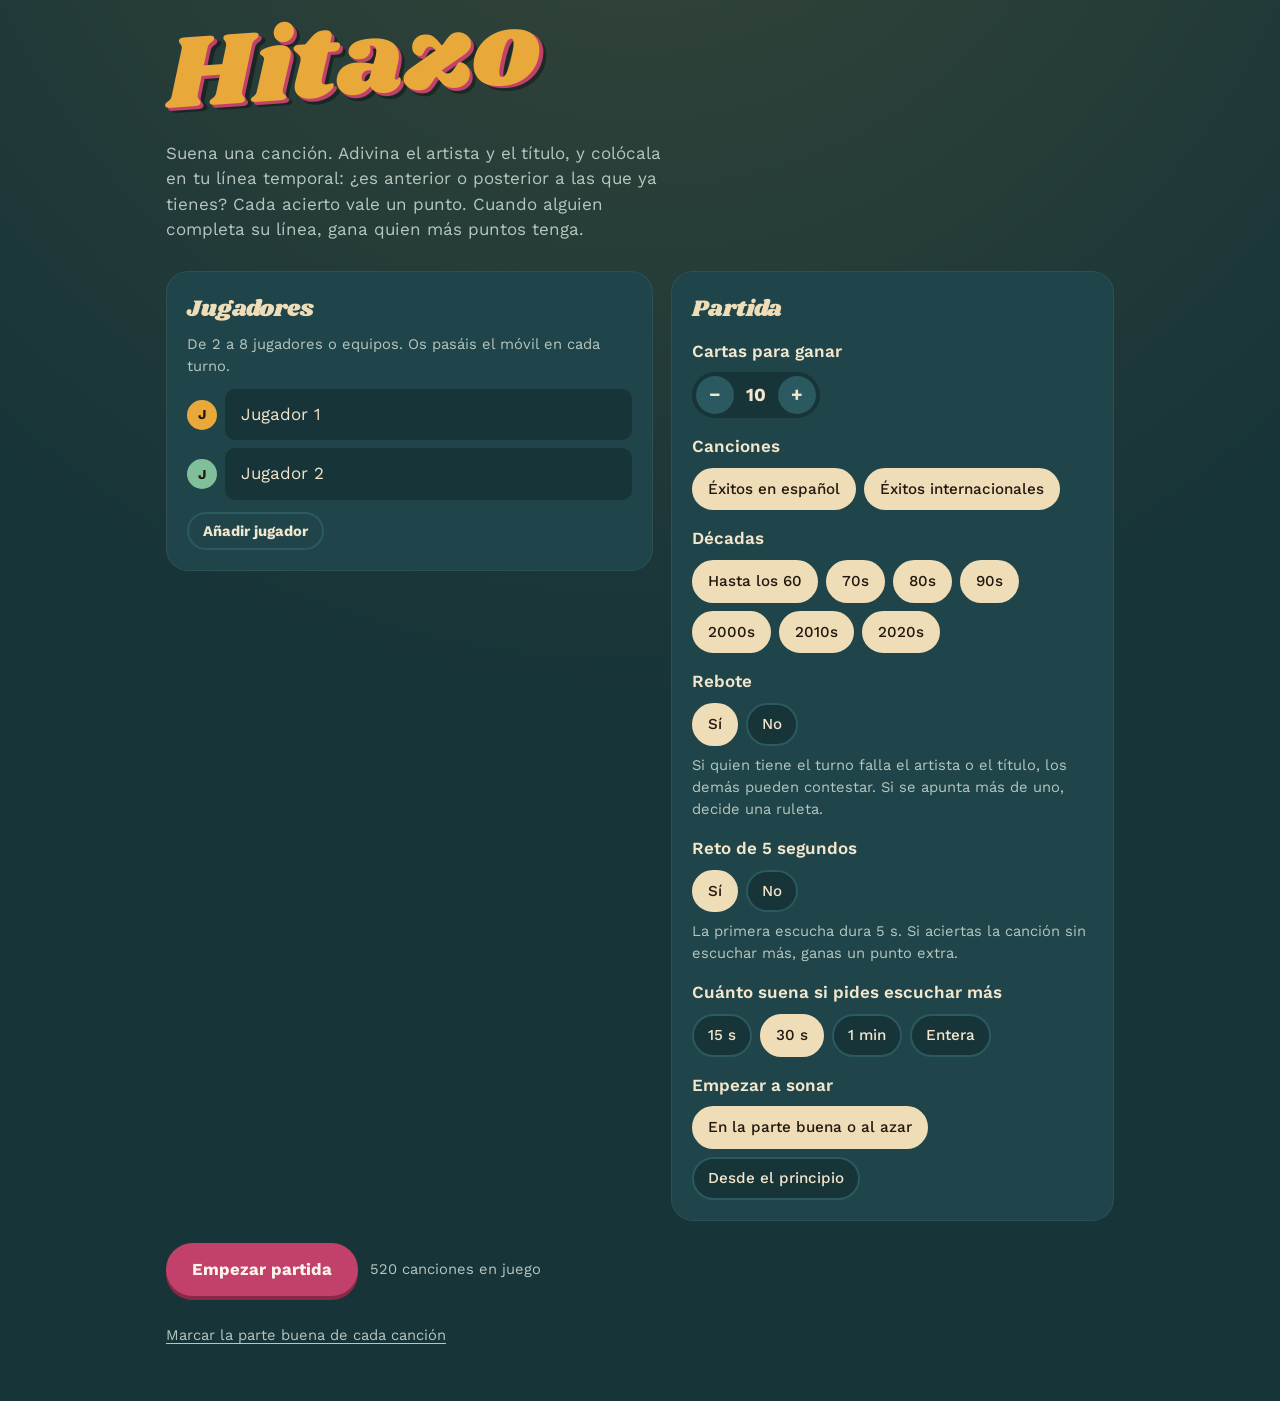
<file: index.html>
<!doctype html>
<html lang="es">
<head>
<meta charset="utf-8">
<meta name="viewport" content="width=device-width, initial-scale=1, viewport-fit=cover">
<title>Hitazo</title>
<meta name="description" content="Escucha la canción y colócala en tu línea temporal. Gana quien antes complete su colección.">
<meta name="theme-color" content="#173438">
<link rel="icon" href="data:image/svg+xml,%3Csvg xmlns='http://www.w3.org/2000/svg' viewBox='0 0 64 64'%3E%3Ccircle cx='32' cy='32' r='30' fill='%23111'/%3E%3Ccircle cx='32' cy='32' r='11' fill='%23E9A93A'/%3E%3Ccircle cx='32' cy='32' r='2.5' fill='%23111'/%3E%3C/svg%3E">
<link rel="preconnect" href="https://fonts.googleapis.com">
<link rel="preconnect" href="https://fonts.gstatic.com" crossorigin>
<link href="https://fonts.googleapis.com/css2?family=Shrikhand&family=Work+Sans:wght@400;500;600;700&display=swap" rel="stylesheet">
<link rel="stylesheet" href="style.css">
</head>
<body>
<main id="app" aria-live="polite"></main>
<div id="toast" role="status"></div>
<!-- Reproductor de YouTube: solo se usa el audio -->
<div id="unlock-note">Tu móvil necesita un toque para activar el sonido. Toca el botón del recuadro amarillo.</div>
<div id="yt-wrap" aria-hidden="true"><div id="yt"></div></div>
<script src="app.js"></script>
<script src="https://www.youtube.com/iframe_api"></script>
</body>
</html>
</file>
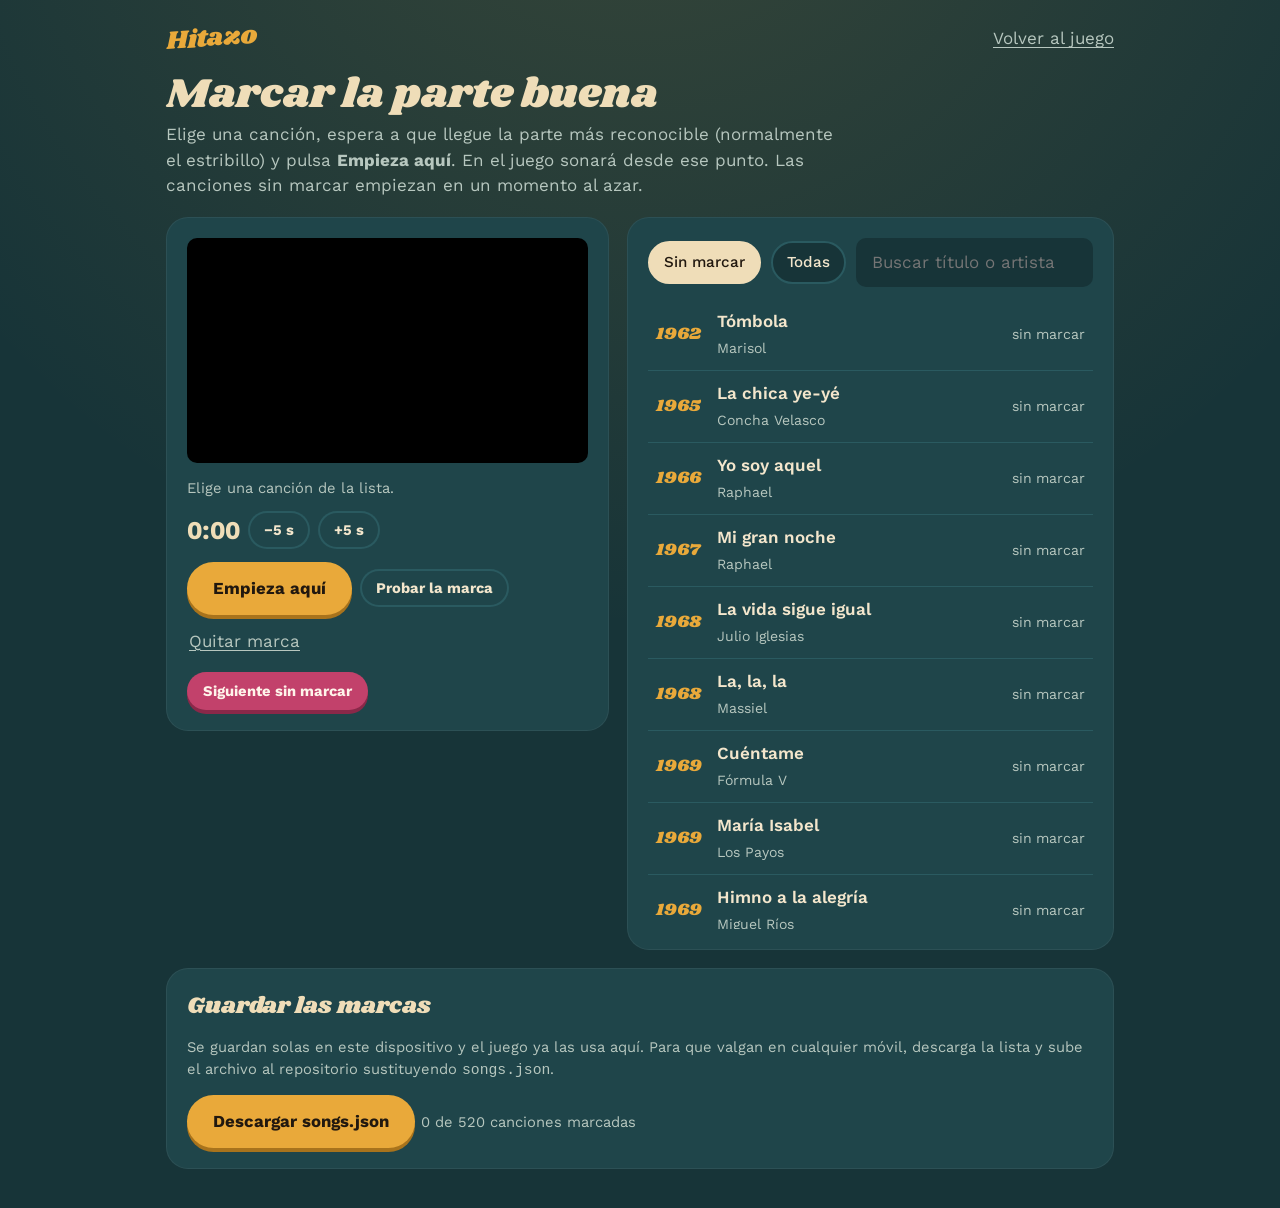
<file: editor.html>
<!doctype html>
<html lang="es">
<head>
<meta charset="utf-8">
<meta name="viewport" content="width=device-width, initial-scale=1, viewport-fit=cover">
<title>Hitazo · Marcar momentos</title>
<meta name="theme-color" content="#173438">
<link rel="icon" href="data:image/svg+xml,%3Csvg xmlns='http://www.w3.org/2000/svg' viewBox='0 0 64 64'%3E%3Ccircle cx='32' cy='32' r='30' fill='%23111'/%3E%3Ccircle cx='32' cy='32' r='11' fill='%23E9A93A'/%3E%3Ccircle cx='32' cy='32' r='2.5' fill='%23111'/%3E%3C/svg%3E">
<link rel="preconnect" href="https://fonts.googleapis.com">
<link rel="preconnect" href="https://fonts.gstatic.com" crossorigin>
<link href="https://fonts.googleapis.com/css2?family=Shrikhand&family=Work+Sans:wght@400;500;600;700&display=swap" rel="stylesheet">
<link rel="stylesheet" href="style.css">
</head>
<body>
<main id="app">
  <div class="topbar">
    <a class="mini-logo" href="./" style="text-decoration:none">Hitazo</a>
    <a class="back-link" href="./">Volver al juego</a>
  </div>
  <h1 class="turn-title">Marcar la parte buena</h1>
  <p class="turn-sub" style="max-width:62ch">Elige una canción, espera a que llegue la parte más reconocible (normalmente el estribillo) y pulsa <b>Empieza aquí</b>. En el juego sonará desde ese punto. Las canciones sin marcar empiezan en un momento al azar.</p>

  <div class="editor">
    <section class="panel now">
      <div class="video"><div id="yt"></div></div>
      <div id="now-info" style="margin-top:14px"></div>
      <div class="row">
        <span class="clock" id="clock">0:00</span>
        <button class="btn small ghost" data-act="back">−5 s</button>
        <button class="btn small ghost" data-act="fwd">+5 s</button>
      </div>
      <div class="row">
        <button class="btn" data-act="mark">Empieza aquí</button>
        <button class="btn ghost small" data-act="test">Probar la marca</button>
        <button class="link" data-act="clear">Quitar marca</button>
      </div>
      <div class="row">
        <button class="btn berry small" data-act="next">Siguiente sin marcar</button>
      </div>
    </section>

    <section class="panel">
      <div class="filters">
        <label class="chip"><input type="radio" name="f" value="todo" checked><span>Sin marcar</span></label>
        <label class="chip"><input type="radio" name="f" value="all"><span>Todas</span></label>
        <input type="search" id="q" placeholder="Buscar título o artista" aria-label="Buscar canción">
      </div>
      <ul class="song-list" id="list"></ul>
    </section>
  </div>

  <section class="panel" style="margin-top:18px">
    <h2>Guardar las marcas</h2>
    <p class="hint" style="margin:0 0 14px">Se guardan solas en este dispositivo y el juego ya las usa aquí. Para que valgan en cualquier móvil, descarga la lista y sube el archivo al repositorio sustituyendo <code>songs.json</code>.</p>
    <div class="row" style="margin-top:0">
      <button class="btn" data-act="download">Descargar songs.json</button>
      <span class="pool-count" id="count"></span>
    </div>
  </section>
</main>
<div id="toast" role="status"></div>

<script>
'use strict';
const KEY = 'hitazo-momentos';
let SONGS = [], moments = {}, cur = null, player = null, ready = false, filter = 'todo', query = '';
const $ = id => document.getElementById(id);
const esc = s => String(s).replace(/[&<>"']/g, c => ({ '&': '&amp;', '<': '&lt;', '>': '&gt;', '"': '&quot;', "'": '&#39;' }[c]));
const fmt = s => `${Math.floor(s / 60)}:${String(Math.floor(s % 60)).padStart(2, '0')}`;
const norm = s => s.toLowerCase().normalize('NFD').replace(/[̀-ͯ]/g, '');

try { moments = JSON.parse(localStorage.getItem(KEY)) || {}; } catch {}
function save() { try { localStorage.setItem(KEY, JSON.stringify(moments)); } catch {} renderList(); }
const markOf = s => (s.v in moments ? moments[s.v] : s.s) ?? null;

function toast(msg) {
  const el = $('toast'); el.textContent = msg; el.classList.add('show');
  clearTimeout(toast.t); toast.t = setTimeout(() => el.classList.remove('show'), 2600);
}

function renderList() {
  const items = SONGS.filter(s => (filter === 'all' || markOf(s) == null) &&
    (!query || norm(s.t + ' ' + s.a).includes(query)));
  $('list').innerHTML = items.map(s => {
    const m = markOf(s);
    return `<li><button data-v="${s.v}" class="${cur === s ? 'current' : ''}">
      <span class="y">${s.y}</span>
      <span class="meta"><b>${esc(s.t)}</b><span>${esc(s.a)}</span></span>
      <span class="mark ${m == null ? 'none' : ''}">${m == null ? 'sin marcar' : fmt(m)}</span>
    </button></li>`;
  }).join('') || '<li style="padding:12px 4px;color:var(--muted)">No hay canciones con este filtro.</li>';
  const done = SONGS.filter(s => markOf(s) != null).length;
  $('count').textContent = `${done} de ${SONGS.length} canciones marcadas`;
}
function renderNow() {
  if (!cur) { $('now-info').innerHTML = '<p class="hint" style="margin:0">Elige una canción de la lista.</p>'; return; }
  const m = markOf(cur);
  $('now-info').innerHTML = `<div style="font-weight:700;font-size:1.1rem">${esc(cur.t)}</div>
    <div style="color:var(--muted)">${esc(cur.a)} · ${cur.y} · ${m == null ? 'sin marcar' : 'marca en ' + fmt(m)}</div>`;
}
function pick(s, autoplay = true) {
  cur = s; renderNow(); renderList();
  if (ready) autoplay ? player.loadVideoById({ videoId: s.v, startSeconds: markOf(s) ?? 0 }) : player.cueVideoById(s.v);
}

document.addEventListener('click', e => {
  const b = e.target.closest('button'); if (!b) return;
  if (b.dataset.v) return pick(SONGS.find(s => s.v === b.dataset.v));
  const act = b.dataset.act;
  if (act === 'download') return download();
  if (act === 'next') {
    const i = cur ? SONGS.indexOf(cur) : -1;
    const n = SONGS.slice(i + 1).concat(SONGS.slice(0, i + 1)).find(s => markOf(s) == null && s !== cur);
    return n ? pick(n) : toast('Ya están todas marcadas.');
  }
  if (!cur || !ready) return toast('Elige primero una canción.');
  const t = player.getCurrentTime() || 0;
  if (act === 'back') player.seekTo(Math.max(0, t - 5), true);
  if (act === 'fwd') player.seekTo(t + 5, true);
  if (act === 'mark') { moments[cur.v] = Math.max(0, Math.floor(t)); save(); renderNow(); toast(`Marcada en ${fmt(moments[cur.v])}`); }
  if (act === 'clear') { delete moments[cur.v]; if (cur.s != null) moments[cur.v] = null; save(); renderNow(); }
  if (act === 'test') { const m = markOf(cur); if (m == null) return toast('Esta canción aún no tiene marca.'); player.seekTo(m, true); player.playVideo(); }
});
document.addEventListener('change', e => { if (e.target.name === 'f') { filter = e.target.value; renderList(); } });
$('q').addEventListener('input', e => { query = norm(e.target.value.trim()); renderList(); });

function download() {
  const out = SONGS.map(({ t, a, y, l, v, d, s }) => {
    const m = v in moments ? moments[v] : s;
    const o = { t, a, y, l, v, d };
    if (m != null) o.s = m;
    return o;
  });
  const json = '[\n' + out.map(o => JSON.stringify(o)).join(',\n') + '\n]\n';
  const url = URL.createObjectURL(new Blob([json], { type: 'application/json' }));
  const a = Object.assign(document.createElement('a'), { href: url, download: 'songs.json' });
  document.body.append(a); a.click(); a.remove(); URL.revokeObjectURL(url);
}

setInterval(() => { if (ready && cur) $('clock').textContent = fmt(player.getCurrentTime() || 0); }, 250);

window.onYouTubeIframeAPIReady = () => {
  player = new YT.Player('yt', {
    host: 'https://www.youtube-nocookie.com',
    playerVars: { playsinline: 1, rel: 0 },
    events: { onReady: () => { ready = true; if (cur) pick(cur, false); } },
  });
};

fetch('songs.json').then(r => r.json()).then(d => { SONGS = d; renderList(); renderNow(); });
</script>
<script src="https://www.youtube.com/iframe_api"></script>
</body>
</html>
</file>
<file: style.css>
:root {
  --petrol: #173438;
  --petrol-2: #1f454a;
  --petrol-3: #2a5a60;
  --paper: #efddb8;
  --paper-2: #e4cc9c;
  --mustard: #e9a93a;
  --berry: #c2416b;
  --mint: #7fbf9a;
  --ink: #21180f;
  --text: #f3e6cc;
  --muted: #b7c7bf;
  --vinyl: #141414;
  --radius-lg: 22px;
  --radius-sm: 10px;
  --display: "Shrikhand", Georgia, serif;
  --body: "Work Sans", system-ui, sans-serif;
}

* { box-sizing: border-box; }
html, body { margin: 0; }
body {
  min-height: 100dvh;
  /* Fondo sencillo: los patrones finos a toda página cuestan mucho de pintar en el móvil */
  background: radial-gradient(circle at 50% -20%, rgba(233, 169, 58, .16), transparent 55%) no-repeat, var(--petrol);
  color: var(--text);
  font: 400 17px/1.5 var(--body);
  -webkit-font-smoothing: antialiased;
}
button, input, select { font: inherit; color: inherit; }
button { cursor: pointer; }
:focus-visible { outline: 3px solid var(--mustard); outline-offset: 3px; }

#app {
  max-width: 980px;
  margin: 0 auto;
  padding: max(20px, env(safe-area-inset-top)) 16px calc(40px + env(safe-area-inset-bottom));
}

/* Reproductor oculto */
#yt-wrap {
  position: fixed; left: -9999px; top: 0;
  width: 200px; height: 200px; overflow: hidden; pointer-events: none;
}
#yt-wrap iframe { position: absolute; left: 0; top: 0; width: 200px; height: 200px; border: 0; }
#unlock-note { display: none; }

/* Plan B en móvil: se muestra SOLO el botón de play de YouTube (en gris y recortado),
   sin miniatura ni título que den pistas. Al tocarlo se vuelve invisible al instante. */
body.needs-tap::before {
  content: ""; position: fixed; inset: 0; background: rgba(10, 22, 24, .92); z-index: 19;
}
body.needs-tap #yt-wrap {
  left: 50%; top: 50%; transform: translate(-50%, -50%);
  width: 64px; height: 44px; border-radius: 12px;
  pointer-events: auto; z-index: 20;
  filter: grayscale(1) contrast(1.4);
  box-shadow: 0 0 0 6px var(--mustard), 0 12px 40px rgba(0,0,0,.5);
}
/* reproductor de 480x270: su botón de play está en el centro (240, 135) */
body.needs-tap #yt-wrap iframe { width: 480px; height: 270px; left: -208px; top: -113px; }
body.needs-tap.tapped #yt-wrap { opacity: 0; }
body.needs-tap.tapped::after {
  content: "Cargando…"; position: fixed; z-index: 21; left: 50%; top: 50%; transform: translate(-50%, -50%);
  color: var(--paper); font-weight: 600;
}
body.needs-tap #unlock-note {
  display: block; position: fixed; z-index: 20;
  left: 50%; top: calc(50% + 56px); transform: translateX(-50%);
  width: min(320px, calc(100% - 32px)); text-align: center;
  color: var(--paper); font-weight: 600;
}

/* Botones */
.btn {
  border: 0; border-radius: 999px;
  padding: 14px 26px;
  font-weight: 700; font-size: 1.05rem;
  background: var(--mustard); color: var(--ink);
  box-shadow: 0 4px 0 #a8731c;
  transition: transform .08s, box-shadow .08s;
}
.btn:active { transform: translateY(3px); box-shadow: 0 1px 0 #a8731c; }
.btn:disabled { opacity: .45; cursor: not-allowed; }
.btn.berry { background: var(--berry); color: #fff4ea; box-shadow: 0 4px 0 #8a2849; }
.btn.berry:active { box-shadow: 0 1px 0 #8a2849; }
.btn.ghost {
  background: transparent; color: var(--text);
  box-shadow: inset 0 0 0 2px var(--petrol-3);
}
.btn.ghost:active { transform: none; background: var(--petrol-2); }
.btn.small { padding: 8px 16px; font-size: .92rem; }
.btn small { font-weight: 500; font-size: .8em; opacity: .8; }
.link {
  background: none; border: 0; padding: 6px 2px;
  color: var(--muted); text-decoration: underline; text-underline-offset: 3px;
}

/* ---------- Portada / configuración ---------- */
.logo {
  font-family: var(--display);
  font-weight: 400;
  font-size: clamp(3.4rem, 15vw, 6.5rem);
  line-height: .95;
  margin: 8px 0 4px;
  color: var(--mustard);
  text-shadow: 3px 3px 0 var(--berry), 6px 6px 0 rgba(0,0,0,.35);
  transform: rotate(-4deg);
  transform-origin: left center;
}
.tagline { margin: 14px 0 28px; color: var(--muted); max-width: 46ch; }

.setup { display: grid; gap: 18px; grid-template-columns: 1fr; }
@media (min-width: 760px) { .setup { grid-template-columns: 1.1fr 1fr; align-items: start; } }

.panel {
  background: var(--petrol-2);
  border-radius: var(--radius-lg);
  padding: 20px;
  border: 1px solid rgba(255,255,255,.06);
}
.panel h2 {
  font-family: var(--display); font-weight: 400;
  font-size: 1.45rem; margin: 0 0 12px; color: var(--paper);
}
.panel p.hint { margin: -6px 0 12px; color: var(--muted); font-size: .92rem; }

.players { list-style: none; padding: 0; margin: 0 0 12px; display: grid; gap: 8px; }
.players li { display: flex; gap: 8px; align-items: center; }
.players .dot {
  flex: none; width: 30px; height: 30px; border-radius: 50%;
  display: grid; place-items: center; font-weight: 700; font-size: .85rem; color: var(--ink);
}
.players input {
  flex: 1; min-width: 0;
  padding: 11px 14px; border-radius: var(--radius-sm);
  border: 2px solid transparent; background: var(--petrol); color: var(--text);
}
.players input:focus { border-color: var(--mustard); outline: none; }
.icon-btn {
  flex: none; width: 40px; height: 40px; border-radius: 50%;
  border: 0; background: transparent; color: var(--muted); font-size: 1.3rem;
}
.icon-btn:hover { background: var(--petrol); color: var(--text); }

.field { margin-bottom: 16px; }
.field:last-child { margin-bottom: 0; }
.field > .label { display: block; font-weight: 600; margin-bottom: 8px; }

.stepper { display: inline-flex; align-items: center; gap: 4px; background: var(--petrol); border-radius: 999px; padding: 4px; }
.stepper button { width: 38px; height: 38px; border: 0; border-radius: 50%; background: var(--petrol-3); font-size: 1.2rem; font-weight: 700; }
.stepper output { min-width: 3ch; text-align: center; font-weight: 700; font-size: 1.15rem; }

.chips { display: flex; flex-wrap: wrap; gap: 8px; }
.chip { position: relative; }
.chip input { position: absolute; opacity: 0; pointer-events: none; }
.chip span {
  display: inline-block; padding: 8px 14px; border-radius: 999px;
  background: var(--petrol); border: 2px solid var(--petrol-3);
  font-weight: 500; font-size: .95rem; user-select: none;
}
.chip input:checked + span { background: var(--paper); color: var(--ink); border-color: var(--paper); }
.chip input:focus-visible + span { outline: 3px solid var(--mustard); outline-offset: 2px; }

.start-row { margin-top: 22px; display: flex; flex-wrap: wrap; gap: 12px; align-items: center; }
.pool-count { color: var(--muted); font-size: .92rem; }
.editor-link { margin-top: 28px; font-size: .92rem; }
.editor-link a, .back-link { color: var(--muted); text-underline-offset: 3px; }

/* ---------- Editor de momentos ---------- */
.editor { display: grid; gap: 18px; grid-template-columns: 1fr; }
@media (min-width: 820px) { .editor { grid-template-columns: 1fr 1.1fr; align-items: start; } .editor .now { position: sticky; top: 16px; } }
.editor .video { aspect-ratio: 16 / 9; width: 100%; border-radius: var(--radius-sm); overflow: hidden; background: #000; }
.editor .video iframe, .editor .video > div { width: 100%; height: 100%; }
.editor .clock { font-variant-numeric: tabular-nums; font-size: 1.6rem; font-weight: 700; color: var(--paper); }
.editor .row { display: flex; flex-wrap: wrap; gap: 8px; align-items: center; margin-top: 12px; }
.editor .filters { display: flex; flex-wrap: wrap; gap: 10px; align-items: center; margin-bottom: 12px; }
.editor input[type=search] {
  flex: 1; min-width: 160px; padding: 10px 14px; border-radius: var(--radius-sm);
  border: 2px solid transparent; background: var(--petrol); color: var(--text);
}
.song-list { list-style: none; margin: 0; padding: 0; max-height: 70vh; overflow-y: auto; }
.song-list button {
  width: 100%; text-align: left; display: grid; grid-template-columns: 3.2rem 1fr auto; gap: 10px; align-items: center;
  padding: 10px 8px; border: 0; border-bottom: 1px solid var(--petrol-3); background: transparent;
}
.song-list button:hover, .song-list button.current { background: var(--petrol); }
.song-list .y { font-family: var(--display); color: var(--mustard); }
.song-list .meta { min-width: 0; }
.song-list .meta b { display: block; font-weight: 600; overflow: hidden; text-overflow: ellipsis; white-space: nowrap; }
.song-list .meta span { color: var(--muted); font-size: .88rem; }
.song-list .mark { font-variant-numeric: tabular-nums; font-size: .88rem; color: var(--mint); white-space: nowrap; }
.song-list .mark.none { color: var(--muted); }

/* ---------- Partida ---------- */
.topbar { display: flex; justify-content: space-between; align-items: center; gap: 12px; margin-bottom: 14px; }
.topbar .mini-logo { font-family: var(--display); color: var(--mustard); font-size: 1.6rem; transform: rotate(-4deg); }

.scores { display: flex; gap: 8px; overflow-x: auto; padding: 4px 2px 10px; margin-bottom: 8px; scrollbar-width: none; }
.score {
  flex: none; display: flex; align-items: center; gap: 8px;
  padding: 6px 12px 6px 6px; border-radius: 999px;
  background: var(--petrol-2); font-size: .92rem; white-space: nowrap;
  border: 2px solid transparent;
}
.score.active { border-color: var(--mustard); }
.score .dot { width: 24px; height: 24px; border-radius: 50%; display: grid; place-items: center; font-size: .75rem; font-weight: 700; color: var(--ink); }
.score b { font-variant-numeric: tabular-nums; }

.turn-title {
  font-family: var(--display); font-weight: 400;
  font-size: clamp(1.8rem, 6vw, 2.6rem); line-height: 1.1;
  margin: 8px 0 4px; color: var(--paper);
}
.turn-sub { margin: 0 0 18px; color: var(--muted); }

/* Tocadiscos */
.deck {
  display: grid; justify-items: center; gap: 16px;
  padding: 22px 16px 24px;
  background: linear-gradient(180deg, #5b3a24, #47301f);
  border-radius: var(--radius-lg);
  box-shadow: inset 0 2px 0 rgba(255,255,255,.08), 0 10px 30px rgba(0,0,0,.3);
}
.record {
  --size: min(64vw, 270px);
  width: var(--size); height: var(--size); border-radius: 50%;
  position: relative;
  background:
    radial-gradient(circle, transparent 0 34%, rgba(255,255,255,.05) 34.5% 35%, transparent 35.5%),
    repeating-radial-gradient(circle, #1b1b1b 0 1.5px, #0f0f0f 1.5px 3.5px),
    var(--vinyl);
  box-shadow: 0 8px 20px rgba(0,0,0,.5), inset 0 0 0 6px #0b0b0b;
  contain: paint; /* lo que pase dentro del disco no obliga a repintar el resto */
}
.record::after { /* brillo */
  content: ""; position: absolute; inset: 0; border-radius: 50%;
  background: conic-gradient(from 30deg, transparent 0 12%, rgba(255,255,255,.09) 16%, transparent 22% 62%, rgba(255,255,255,.07) 66%, transparent 72%);
  pointer-events: none;
}
.record .label {
  position: absolute; inset: 31%; border-radius: 50%;
  background: var(--berry);
  display: grid; place-items: center; text-align: center;
  color: #fff4ea; padding: 6%;
  box-shadow: inset 0 0 0 3px rgba(0,0,0,.15);
}
.record .label .q { font-family: var(--display); font-size: calc(var(--size) * .17); line-height: 1; }
.record .label .hole { position: absolute; width: 8%; height: 8%; border-radius: 50%; background: #0b0b0b; left: 46%; top: 46%; }
.record.revealed .label { background: var(--mustard); color: var(--ink); }
.record.revealed .label .q { font-size: calc(var(--size) * .13); }
.record.spinning .disc { animation: spin 1.8s linear infinite; }
.record .disc { position: absolute; inset: 0; border-radius: 50%; will-change: transform; } /* el giro lo hace la tarjeta gráfica */
@keyframes spin { to { transform: rotate(360deg); } }

.progress { width: min(300px, 80%); height: 6px; border-radius: 3px; background: rgba(0,0,0,.35); overflow: hidden; }
.progress i { display: block; height: 100%; width: 100%; background: var(--mustard); transform: scaleX(0); transform-origin: left center; will-change: transform; }

.controls { display: flex; flex-wrap: wrap; justify-content: center; gap: 10px; }
.reveal-info { text-align: center; color: var(--paper); }
.reveal-info .song { font-weight: 700; font-size: 1.15rem; }
.reveal-info .artist { color: var(--paper-2); }

.verdict { font-family: var(--display); font-size: 1.6rem; margin: 4px 0 0; }
.verdict.ok { color: var(--mint); }
.verdict.ko { color: #ff9d8a; }

/* Marcador */
.score b { margin-left: 2px; }
.score .cards-count { color: var(--muted); font-size: .82rem; font-variant-numeric: tabular-nums; }

/* Adivinar artista y título */
.guess {
  margin-top: 16px; padding: 16px;
  background: var(--petrol-2); border-radius: var(--radius-lg);
  display: grid; gap: 12px; grid-template-columns: 1fr;
}
@media (min-width: 640px) { .guess { grid-template-columns: 1fr 1fr; } .guess-hint { grid-column: 1 / -1; } }
.ac { position: relative; }
.ac label { display: block; font-weight: 600; margin-bottom: 6px; color: var(--paper); }
.ac input {
  width: 100%; padding: 12px 14px; font-size: 1rem;
  border-radius: var(--radius-sm); border: 2px solid transparent;
  background: var(--petrol); color: var(--text);
}
.ac input::placeholder { color: #7f9690; }
.ac input:focus { outline: none; border-color: var(--mustard); }
.suggest {
  position: absolute; left: 0; right: 0; top: calc(100% + 4px); z-index: 5;
  list-style: none; margin: 0; padding: 4px; max-height: 260px; overflow-y: auto;
  background: var(--paper); color: var(--ink); border-radius: var(--radius-sm);
  box-shadow: 0 10px 28px rgba(0,0,0,.4);
}
.suggest li { padding: 11px 12px; border-radius: 6px; cursor: pointer; }
.suggest li:hover, .suggest li[aria-selected="true"] { background: var(--paper-2); }
.suggest mark { background: none; color: var(--berry); font-weight: 700; }
.guess-hint { margin: 0; color: var(--muted); font-size: .88rem; }

/* Resultados de la jugada */
.results { list-style: none; margin: 0; padding: 0; display: grid; gap: 6px; width: min(360px, 100%); }
.results li {
  display: flex; gap: 10px; align-items: center;
  padding: 8px 12px; border-radius: var(--radius-sm); background: rgba(0,0,0,.22); color: var(--paper);
}
.results .mark { flex: none; width: 26px; height: 26px; border-radius: 50%; display: grid; place-items: center; font-weight: 700; color: var(--ink); }
.results li.ok .mark { background: var(--mint); }
.results li.ko .mark { background: #ff9d8a; }
.results .detail { color: var(--paper-2); font-size: .9rem; overflow-wrap: anywhere; }

/* Línea temporal */
.timeline-head { display: flex; justify-content: space-between; align-items: baseline; margin: 26px 0 10px; gap: 10px; }
.timeline-head h2 { font-family: var(--display); font-weight: 400; font-size: 1.35rem; margin: 0; color: var(--paper); }
.timeline-head span { color: var(--muted); font-size: .92rem; }
.timeline { display: flex; flex-wrap: wrap; align-items: stretch; gap: 6px; }

.card {
  width: 104px; min-height: 128px;
  background: var(--paper); color: var(--ink);
  border-radius: 8px; padding: 10px 8px 9px;
  display: flex; flex-direction: column; text-align: center;
  box-shadow: 0 3px 0 var(--paper-2), 0 6px 14px rgba(0,0,0,.25);
}
.card .year { font-family: var(--display); font-size: 1.7rem; line-height: 1; color: var(--berry); margin-bottom: 6px; }
.card .t { font-weight: 700; font-size: .8rem; line-height: 1.2; overflow-wrap: anywhere; }
.card .a { font-size: .74rem; line-height: 1.2; margin-top: auto; padding-top: 6px; color: #5a4632; overflow-wrap: anywhere; }
.card.new { animation: drop .45s cubic-bezier(.2,1.4,.4,1); }
.card.wrong { opacity: .9; background: #f5c9bd; box-shadow: 0 3px 0 #dba393, 0 6px 14px rgba(0,0,0,.25); }
@keyframes drop { from { transform: translateY(-18px) scale(.9); opacity: 0; } }

.slot {
  width: 40px; min-height: 128px; border-radius: 8px;
  border: 2px dashed rgba(243,230,204,.35); background: transparent;
  display: grid; place-items: center; color: var(--muted); font-size: 1.4rem; padding: 0;
}
.slot:hover { border-color: var(--mustard); color: var(--mustard); }
.slot.selected {
  width: 104px; border-style: solid; border-color: var(--mustard);
  background: rgba(233,169,58,.15); color: var(--mustard); font-size: .85rem; font-weight: 700;
}
.slot[disabled] { display: none; }

.place-bar { position: sticky; bottom: 12px; margin-top: 18px; display: flex; justify-content: center; }
.place-bar .btn { box-shadow: 0 4px 0 #a8731c, 0 10px 24px rgba(0,0,0,.4); }

/* Ganador */
.winner { text-align: center; padding-top: 6vh; }
.winner .record { margin: 24px auto; }
.winner h1 { font-family: var(--display); font-weight: 400; font-size: clamp(2.4rem, 10vw, 4.2rem); color: var(--mustard); margin: 0; line-height: 1.05; }
.winner p { color: var(--muted); }
.final-scores { list-style: none; padding: 0; margin: 20px auto; max-width: 320px; text-align: left; }
.final-scores li { display: flex; justify-content: space-between; padding: 8px 4px; border-bottom: 1px solid var(--petrol-3); }

#toast {
  position: fixed; left: 50%; bottom: calc(20px + env(safe-area-inset-bottom));
  transform: translate(-50%, calc(100% + 40px)); transition: transform .25s, visibility .25s; visibility: hidden;
  background: var(--paper); color: var(--ink); padding: 12px 18px; border-radius: 12px;
  font-weight: 500; max-width: calc(100% - 32px); box-shadow: 0 8px 24px rgba(0,0,0,.35); z-index: 10;
}
#toast.show { transform: translate(-50%, 0); visibility: visible; }

@media (max-width: 420px) {
  .card { width: 92px; }
  .slot.selected { width: 92px; }
  .slot { width: 34px; }
}
@media (prefers-reduced-motion: reduce) {
  .record.spinning .disc { animation-duration: 6s; }
  .card.new { animation: none; }
  #toast { transition: none; }
}
body.needs-tap.tapped #unlock-note { display: none; }

/* ---------- Rebote ---------- */
.rebound { margin-top: 16px; }
.rebound h2 { display: flex; align-items: center; gap: 8px; flex-wrap: wrap; }
.rebound h2 .dot, .rb-player .dot, .rb-slot .dot {
  width: 28px; height: 28px; border-radius: 50%; display: inline-grid; place-items: center;
  font-family: var(--body); font-size: .8rem; font-weight: 700; color: var(--ink);
}
.rb-players, .roulette { display: flex; flex-wrap: wrap; gap: 10px; margin: 6px 0 16px; }
.rb-player, .rb-slot {
  display: inline-flex; align-items: center; gap: 8px;
  padding: 8px 16px 8px 8px; border-radius: 999px; font-weight: 600;
  background: var(--petrol); border: 2px solid var(--petrol-3); color: var(--text);
}
.rb-player { min-height: 48px; }
.rb-player.on { background: var(--paper); color: var(--ink); border-color: var(--paper); }
.rb-slot { transition: background .08s, transform .08s; }
.rb-slot.lit { background: var(--mustard); color: var(--ink); border-color: var(--mustard); transform: scale(1.06); }
.rb-slot.winner { background: var(--berry); color: #fff4ea; border-color: var(--berry); transform: scale(1.12); }
.row-btns { display: flex; flex-wrap: wrap; gap: 12px; align-items: center; }
.guess.flat { margin: 0 0 14px; padding: 0; background: none; }
.rb-result { width: min(360px, 100%); color: var(--paper); text-align: left; display: grid; gap: 6px; margin: 4px 0 0; }
p.rb-result { text-align: center; color: var(--paper-2); }
</file>
